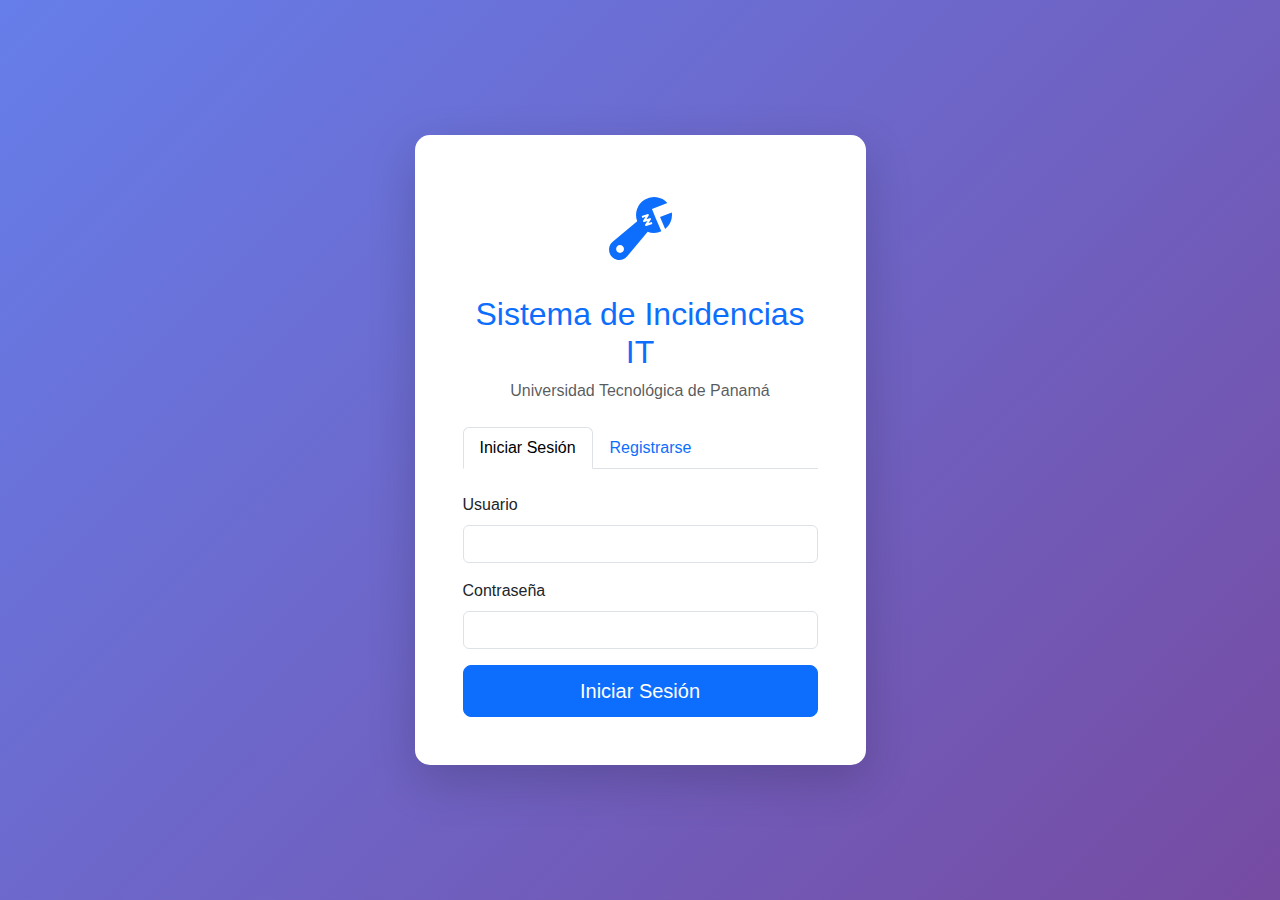
<file: frontend/index.html>
<!DOCTYPE html>
<html lang="es">
<head>
    <meta charset="UTF-8">
    <meta name="viewport" content="width=device-width, initial-scale=1.0">
    <title>Login - Sistema de Incidencias IT</title>
    <link href="https://cdn.jsdelivr.net/npm/bootstrap@5.3.0/dist/css/bootstrap.min.css" rel="stylesheet">
    <link rel="stylesheet" href="https://cdn.jsdelivr.net/npm/bootstrap-icons@1.10.0/font/bootstrap-icons.css">
    <link rel="stylesheet" href="css/styles.css">
</head>
<body>
    <div class="container">
        <div class="row justify-content-center align-items-center min-vh-100">
            <div class="col-md-5">
                <div class="card shadow-lg">
                    <div class="card-body p-5">
                        <div class="text-center mb-4">
                            <i class="bi bi-wrench-adjustable text-primary" style="font-size: 4rem;"></i>
                            <h2 class="text-primary mt-3">Sistema de Incidencias IT</h2>
                            <p class="text-muted">Universidad Tecnológica de Panamá</p>
                        </div>

                        <ul class="nav nav-tabs mb-4" role="tablist">
                            <li class="nav-item" role="presentation">
                                <button class="nav-link active" id="login-tab" data-bs-toggle="tab" 
                                        data-bs-target="#login" type="button">
                                    Iniciar Sesión
                                </button>
                            </li>
                            <li class="nav-item" role="presentation">
                                <button class="nav-link" id="register-tab" data-bs-toggle="tab" 
                                        data-bs-target="#register" type="button">
                                    Registrarse
                                </button>
                            </li>
                        </ul>

                        <div class="tab-content">
                            <!-- LOGIN TAB -->
                            <div class="tab-pane fade show active" id="login">
                                <form id="loginForm">
                                    <div class="mb-3">
                                        <label class="form-label">Usuario</label>
                                        <input type="text" class="form-control" id="loginUsername" required>
                                    </div>
                                    <div class="mb-3">
                                        <label class="form-label">Contraseña</label>
                                        <input type="password" class="form-control" id="loginPassword" required>
                                    </div>
                                    <div id="loginMessage"></div>
                                    <button type="submit" class="btn btn-primary w-100 btn-lg">
                                        Iniciar Sesión
                                    </button>
                                </form>
                            </div>

                            <!-- REGISTER TAB -->
                            <div class="tab-pane fade" id="register">
                                <form id="registerForm">
                                    <div class="mb-3">
                                        <label class="form-label">Usuario</label>
                                        <input type="text" class="form-control" id="regUsername" 
                                               minlength="3" required>
                                    </div>
                                    <div class="mb-3">
                                        <label class="form-label">Email</label>
                                        <input type="email" class="form-control" id="regEmail" required>
                                    </div>
                                    <div class="mb-3">
                                        <label class="form-label">Contraseña</label>
                                        <input type="password" class="form-control" id="regPassword" 
                                               minlength="4" required>
                                    </div>
                                    <div id="registerMessage"></div>
                                    <button type="submit" class="btn btn-success w-100 btn-lg">
                                        Registrarse
                                    </button>
                                </form>
                            </div>
                        </div>
                    </div>
                </div>
            </div>
        </div>
    </div>

    <script src="https://cdn.jsdelivr.net/npm/bootstrap@5.3.0/dist/js/bootstrap.bundle.min.js"></script>
    <script src="js/app.js"></script>
    <script>
        const API_URL = 'http://localhost:5001/api';

        // LOGIN
        document.getElementById('loginForm').addEventListener('submit', async (e) => {
            e.preventDefault();
            const messageDiv = document.getElementById('loginMessage');
            messageDiv.innerHTML = '';
            
            const username = document.getElementById('loginUsername').value;
            const password = document.getElementById('loginPassword').value;
            
            try {
                const response = await fetch(`${API_URL}/login`, {
                    method: 'POST',
                    headers: { 'Content-Type': 'application/json' },
                    body: JSON.stringify({ username, password })
                });
                
                const data = await response.json();
                
                if (response.ok) {
                    // Guardar username Y role en localStorage
                    localStorage.setItem('currentUser', data.user.username);
                    localStorage.setItem('userRole', data.user.role);  // ← AGREGADO: Guardar role
                    
                    messageDiv.innerHTML = `
                        <div class="alert alert-success">
                            Login exitoso. Redirigiendo...
                        </div>`;
                    setTimeout(() => window.location.href = 'dashboard.html', 1000);
                } else {
                    messageDiv.innerHTML = `
                        <div class="alert alert-danger">
                            ${data.error}
                        </div>`;
                }
            } catch (error) {
                messageDiv.innerHTML = `
                    <div class="alert alert-danger">
                        Error de conexión: ${error.message}
                    </div>`;
            }
        });

        // REGISTER
        document.getElementById('registerForm').addEventListener('submit', async (e) => {
            e.preventDefault();
            const messageDiv = document.getElementById('registerMessage');
            messageDiv.innerHTML = '';
            
            const username = document.getElementById('regUsername').value;
            const email = document.getElementById('regEmail').value;
            const password = document.getElementById('regPassword').value;
            
            try {
                const response = await fetch(`${API_URL}/register`, {
                    method: 'POST',
                    headers: { 'Content-Type': 'application/json' },
                    body: JSON.stringify({ username, email, password })
                });
                
                const data = await response.json();
                
                if (response.ok) {
                    messageDiv.innerHTML = `
                        <div class="alert alert-success">
                            Usuario creado. Cambiando a login...
                        </div>`;
                    setTimeout(() => {
                        document.getElementById('login-tab').click();
                        document.getElementById('registerForm').reset();
                    }, 1500);
                } else {
                    messageDiv.innerHTML = `
                        <div class="alert alert-danger">
                            ${data.error}
                        </div>`;
                }
            } catch (error) {
                messageDiv.innerHTML = `
                    <div class="alert alert-danger">
                        Error: ${error.message}
                    </div>`;
            }
        });
    </script>
</body>
</html>
</file>
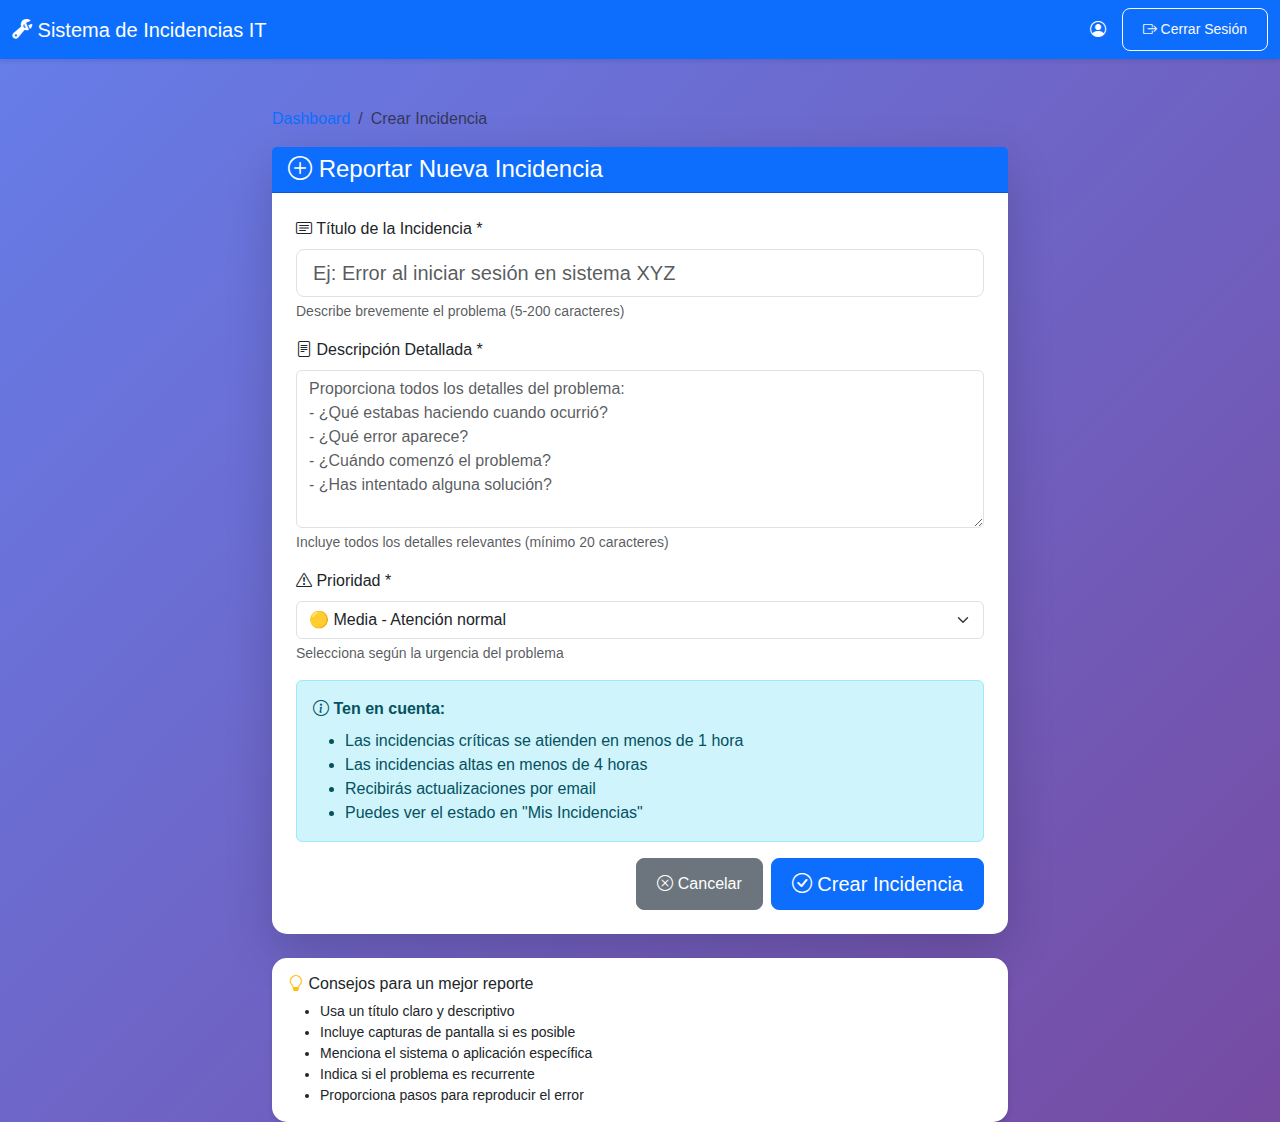
<file: frontend/crear-incidencia.html>
<!DOCTYPE html>
<html lang="es">
<head>
    <meta charset="UTF-8">
    <meta name="viewport" content="width=device-width, initial-scale=1.0">
    <title>Crear Incidencia - Sistema de Incidencias IT</title>
    <link href="https://cdn.jsdelivr.net/npm/bootstrap@5.3.0/dist/css/bootstrap.min.css" rel="stylesheet">
    <link rel="stylesheet" href="https://cdn.jsdelivr.net/npm/bootstrap-icons@1.10.0/font/bootstrap-icons.css">
    <link rel="stylesheet" href="css/styles.css">
</head>
<body>
    <!-- Navbar -->
    <nav class="navbar navbar-expand-lg navbar-dark bg-primary">
        <div class="container-fluid">
            <a class="navbar-brand" href="dashboard.html">
                <i class="bi bi-wrench-adjustable"></i> Sistema de Incidencias IT
            </a>
            <div class="d-flex align-items-center">
                <span class="navbar-text text-white me-3">
                    <i class="bi bi-person-circle"></i> 
                    <strong id="currentUsername"></strong>
                </span>
                <button class="btn btn-outline-light btn-sm" onclick="logout()">
                    <i class="bi bi-box-arrow-right"></i> Cerrar Sesión
                </button>
            </div>
        </div>
    </nav>

    <!-- Contenido principal -->
    <div class="container mt-5">
        <div class="row justify-content-center">
            <div class="col-md-8">
                <!-- Breadcrumb -->
                <nav aria-label="breadcrumb">
                    <ol class="breadcrumb">
                        <li class="breadcrumb-item"><a href="dashboard.html" class="text-decoration-none">Dashboard</a></li>
                        <li class="breadcrumb-item active">Crear Incidencia</li>
                    </ol>
                </nav>

                <!-- Card principal -->
                <div class="card shadow-lg">
                    <div class="card-header bg-primary text-white">
                        <h4 class="mb-0">
                            <i class="bi bi-plus-circle"></i> Reportar Nueva Incidencia
                        </h4>
                    </div>
                    <div class="card-body p-4">
                        <!-- Formulario -->
                        <form id="createIncidentForm">
                            <!-- Título -->
                            <div class="mb-3">
                                <label for="title" class="form-label">
                                    <i class="bi bi-card-text"></i> Título de la Incidencia *
                                </label>
                                <input 
                                    type="text" 
                                    class="form-control form-control-lg" 
                                    id="title" 
                                    name="title"
                                    placeholder="Ej: Error al iniciar sesión en sistema XYZ"
                                    required
                                    minlength="5"
                                    maxlength="200">
                                <div class="form-text">Describe brevemente el problema (5-200 caracteres)</div>
                            </div>

                            <!-- Descripción -->
                            <div class="mb-3">
                                <label for="description" class="form-label">
                                    <i class="bi bi-file-text"></i> Descripción Detallada *
                                </label>
                                <textarea 
                                    class="form-control" 
                                    id="description" 
                                    name="description"
                                    rows="6"
                                    placeholder="Proporciona todos los detalles del problema:&#10;- ¿Qué estabas haciendo cuando ocurrió?&#10;- ¿Qué error aparece?&#10;- ¿Cuándo comenzó el problema?&#10;- ¿Has intentado alguna solución?"
                                    required
                                    minlength="20"></textarea>
                                <div class="form-text">Incluye todos los detalles relevantes (mínimo 20 caracteres)</div>
                            </div>

                            <!-- Prioridad -->
                            <div class="mb-3">
                                <label for="priority" class="form-label">
                                    <i class="bi bi-exclamation-triangle"></i> Prioridad *
                                </label>
                                <select class="form-select" id="priority" name="priority_id" required>
                                    <option value="">Selecciona la prioridad...</option>
                                    <option value="1">🔵 Baja - Puede esperar</option>
                                    <option value="2" selected>🟡 Media - Atención normal</option>
                                    <option value="3">🟠 Alta - Requiere atención pronto</option>
                                    <option value="4">🔴 Crítica - Urgente / Sistema caído</option>
                                </select>
                                <div class="form-text">Selecciona según la urgencia del problema</div>
                            </div>

                            <!-- Información adicional -->
                            <div class="alert alert-info">
                                <i class="bi bi-info-circle"></i> <strong>Ten en cuenta:</strong>
                                <ul class="mb-0 mt-2">
                                    <li>Las incidencias críticas se atienden en menos de 1 hora</li>
                                    <li>Las incidencias altas en menos de 4 horas</li>
                                    <li>Recibirás actualizaciones por email</li>
                                    <li>Puedes ver el estado en "Mis Incidencias"</li>
                                </ul>
                            </div>

                            <!-- Mensajes de error/éxito -->
                            <div id="messageContainer"></div>

                            <!-- Botones -->
                            <div class="d-grid gap-2 d-md-flex justify-content-md-end">
                                <button 
                                    type="button" 
                                    class="btn btn-secondary" 
                                    onclick="window.location.href='dashboard.html'">
                                    <i class="bi bi-x-circle"></i> Cancelar
                                </button>
                                <button type="submit" class="btn btn-primary btn-lg">
                                    <i class="bi bi-check-circle"></i> Crear Incidencia
                                </button>
                            </div>
                        </form>
                    </div>
                </div>

                <!-- Ayuda -->
                <div class="card mt-4 border-warning">
                    <div class="card-body">
                        <h6 class="card-title">
                            <i class="bi bi-lightbulb text-warning"></i> Consejos para un mejor reporte
                        </h6>
                        <ul class="mb-0 small">
                            <li>Usa un título claro y descriptivo</li>
                            <li>Incluye capturas de pantalla si es posible</li>
                            <li>Menciona el sistema o aplicación específica</li>
                            <li>Indica si el problema es recurrente</li>
                            <li>Proporciona pasos para reproducir el error</li>
                        </ul>
                    </div>
                </div>
            </div>
        </div>
    </div>

    <script src="https://cdn.jsdelivr.net/npm/bootstrap@5.3.0/dist/js/bootstrap.bundle.min.js"></script>
    <script src="js/app.js"></script>
    <script>
        const API_AUTH_URL = 'http://localhost:5001/api';
        
        // Verificar autenticación
        const currentUser = checkAuth();
        if (currentUser) {
            document.getElementById('currentUsername').textContent = currentUser;
        }

        // Manejo del formulario
        document.getElementById('createIncidentForm').addEventListener('submit', async function(e) {
            e.preventDefault();
            
            const messageContainer = document.getElementById('messageContainer');
            messageContainer.innerHTML = '';
            
            // Obtener datos del formulario
            const formData = {
                title: document.getElementById('title').value.trim(),
                description: document.getElementById('description').value.trim(),
                priority_id: parseInt(document.getElementById('priority').value),
                username: currentUser
            };
            
            // Validaciones adicionales
            if (formData.title.length < 5) {
                messageContainer.innerHTML = `
                    <div class="alert alert-danger alert-dismissible fade show">
                        <i class="bi bi-x-circle"></i> El título debe tener al menos 5 caracteres
                        <button type="button" class="btn-close" data-bs-dismiss="alert"></button>
                    </div>`;
                return;
            }
            
            if (formData.description.length < 20) {
                messageContainer.innerHTML = `
                    <div class="alert alert-danger alert-dismissible fade show">
                        <i class="bi bi-x-circle"></i> La descripción debe tener al menos 20 caracteres
                        <button type="button" class="btn-close" data-bs-dismiss="alert"></button>
                    </div>`;
                return;
            }
            
            try {
                // Deshabilitar botón de envío
                const submitButton = e.target.querySelector('button[type="submit"]');
                submitButton.disabled = true;
                submitButton.innerHTML = '<span class="spinner-border spinner-border-sm"></span> Creando...';
                
                // Enviar petición
                const response = await fetch(`${API_AUTH_URL}/incidents`, {
                    method: 'POST',
                    headers: {
                        'Content-Type': 'application/json'
                    },
                    body: JSON.stringify(formData)
                });
                
                const data = await response.json();
                
                if (response.ok) {
                    // Éxito
                    messageContainer.innerHTML = `
                        <div class="alert alert-success">
                            <i class="bi bi-check-circle"></i> 
                            <strong>¡Incidencia creada exitosamente!</strong><br>
                            Número de incidencia: #${data.incident.id}<br>
                            Redirigiendo a tus incidencias...
                        </div>`;
                    
                    // Limpiar formulario
                    e.target.reset();
                    
                    // Redirigir después de 2 segundos
                    setTimeout(() => {
                        window.location.href = 'listar-incidencias.html?filter=my';
                    }, 2000);
                    
                } else {
                    // Error
                    messageContainer.innerHTML = `
                        <div class="alert alert-danger alert-dismissible fade show">
                            <i class="bi bi-x-circle"></i> Error: ${data.error || 'No se pudo crear la incidencia'}
                            <button type="button" class="btn-close" data-bs-dismiss="alert"></button>
                        </div>`;
                    
                    // Rehabilitar botón
                    submitButton.disabled = false;
                    submitButton.innerHTML = '<i class="bi bi-check-circle"></i> Crear Incidencia';
                }
                
            } catch (error) {
                messageContainer.innerHTML = `
                    <div class="alert alert-danger alert-dismissible fade show">
                        <i class="bi bi-x-circle"></i> Error de conexión: ${error.message}
                        <button type="button" class="btn-close" data-bs-dismiss="alert"></button>
                    </div>`;
                
                // Rehabilitar botón
                const submitButton = e.target.querySelector('button[type="submit"]');
                submitButton.disabled = false;
                submitButton.innerHTML = '<i class="bi bi-check-circle"></i> Crear Incidencia';
            }
        });
    </script>
</body>
</html>
</file>
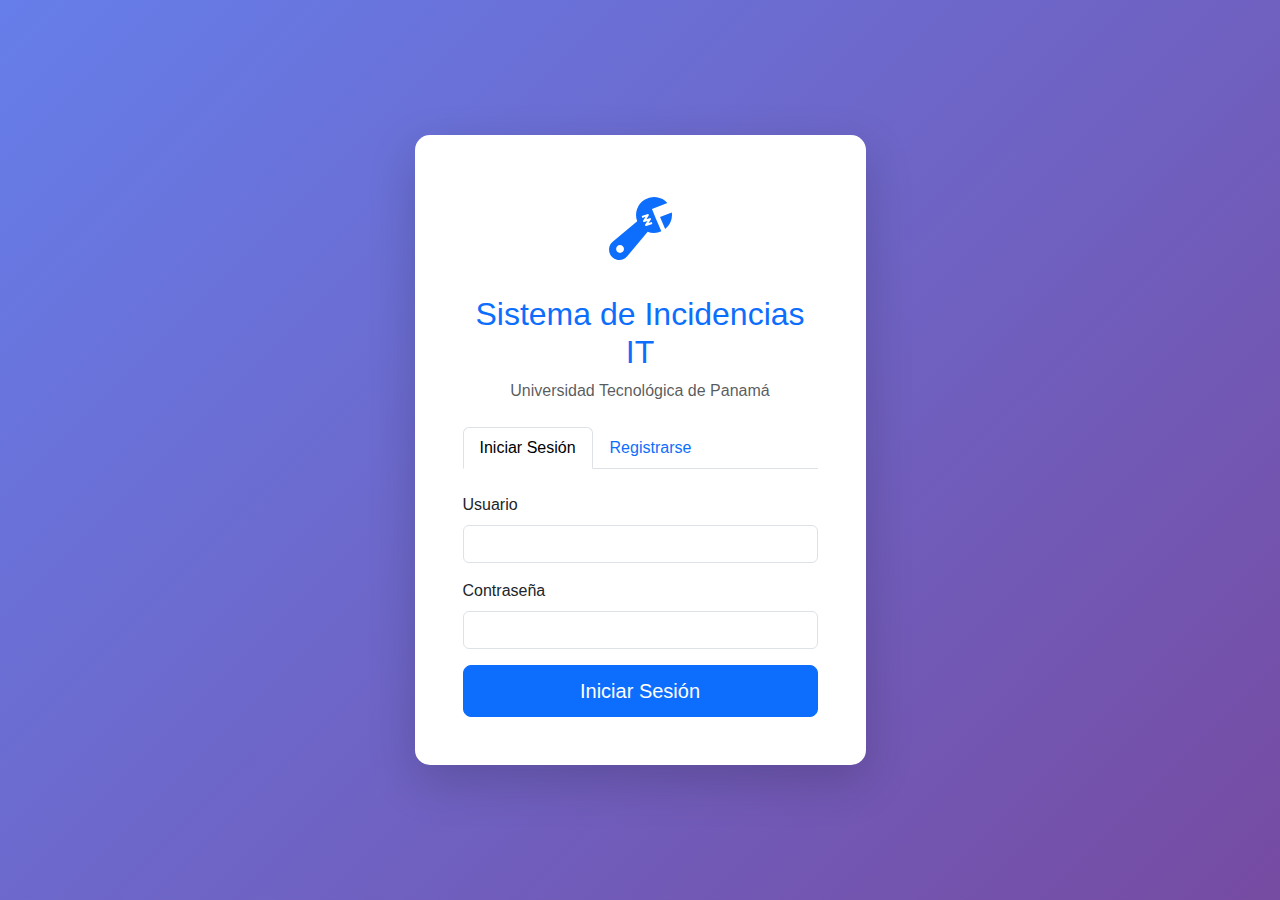
<file: frontend/dashboard.html>
<!DOCTYPE html>
<html lang="es">
<head>
    <meta charset="UTF-8">
    <meta name="viewport" content="width=device-width, initial-scale=1.0">
    <title>Dashboard - Sistema de Incidencias IT</title>
    <link href="https://cdn.jsdelivr.net/npm/bootstrap@5.3.0/dist/css/bootstrap.min.css" rel="stylesheet">
    <link rel="stylesheet" href="https://cdn.jsdelivr.net/npm/bootstrap-icons@1.10.0/font/bootstrap-icons.css">
    <link rel="stylesheet" href="css/styles.css">
</head>
<body>
    <!-- Navbar -->
    <nav class="navbar navbar-expand-lg navbar-dark bg-primary">
        <div class="container-fluid">
            <a class="navbar-brand" href="dashboard.html">
                <i class="bi bi-wrench-adjustable"></i> Sistema de Incidencias IT
            </a>
            <div class="d-flex align-items-center">
                <span class="navbar-text text-white me-3">
                    <i class="bi bi-person-circle"></i> 
                    <strong id="currentUsername"></strong>
                </span>
                <button class="btn btn-outline-light btn-sm" onclick="logout()">
                    <i class="bi bi-box-arrow-right"></i> Cerrar Sesión
                </button>
            </div>
        </div>
    </nav>

    <!-- Contenido principal -->
    <div class="container mt-5">
        <div class="row">
            <div class="col-12">
                <h2 class="text-white mb-4">
                    <i class="bi bi-speedometer2"></i> Dashboard - Sistema de Gestión de Incidencias IT
                </h2>
            </div>
        </div>

        <!-- Alerta de bienvenida -->
        <div class="row mb-4">
            <div class="col-12">
                <div class="alert alert-success alert-dismissible fade show" role="alert">
                    <i class="bi bi-check-circle-fill"></i> 
                    <strong>¡Bienvenido!</strong> Has iniciado sesión correctamente.
                    <button type="button" class="btn-close" data-bs-dismiss="alert"></button>
                </div>
            </div>
        </div>

        <!-- Cards de funcionalidades -->
        <div class="row">
            <!-- Card: Crear Incidencia -->
            <div class="col-md-4 mb-4">
                <div class="card shadow-lg h-100">
                    <div class="card-body text-center">
                        <div class="mb-3">
                            <i class="bi bi-plus-circle-fill text-primary" style="font-size: 4rem;"></i>
                        </div>
                        <h5 class="card-title">Crear Nueva Incidencia</h5>
                        <p class="card-text text-muted">
                            Reporta un nuevo problema técnico o solicitud de soporte
                        </p>
                        <button class="btn btn-primary btn-lg w-100" onclick="window.location.href='crear-incidencia.html'">
                            <i class="bi bi-plus-lg"></i> Nueva Incidencia
                        </button>
                    </div>
                </div>
            </div>

            <!-- Card: Ver Incidencias -->
            <div class="col-md-4 mb-4">
                <div class="card shadow-lg h-100">
                    <div class="card-body text-center">
                        <div class="mb-3">
                            <i class="bi bi-list-check text-success" style="font-size: 4rem;"></i>
                        </div>
                        <h5 class="card-title">Ver Mis Incidencias</h5>
                        <p class="card-text text-muted">
                            Consulta el estado de tus tickets reportados
                        </p>
                        <button class="btn btn-success btn-lg w-100" onclick="window.location.href='listar-incidencias.html'">
                            <i class="bi bi-list-ul"></i> Ver Listado
                        </button>
                    </div>
                </div>
            </div>

            <!-- Card: Estadísticas -->
            <div class="col-md-4 mb-4">
                <div class="card shadow-lg h-100">
                    <div class="card-body text-center">
                        <div class="mb-3">
                            <i class="bi bi-bar-chart-fill text-warning" style="font-size: 4rem;"></i>
                        </div>
                        <h5 class="card-title">Estadísticas</h5>
                        <p class="card-text text-muted">
                            Visualiza métricas e indicadores de incidencias
                        </p>
                        <button class="btn btn-warning btn-lg w-100" onclick="window.location.href='estadisticas.html'">
                            <i class="bi bi-graph-up"></i> Ver Estadísticas
                        </button>
                    </div>
                </div>
            </div>

        <!-- Información técnica -->
        <div class="row mt-4 mb-5">
            <div class="col-12">
                <div class="card shadow">
                    <div class="card-header bg-dark text-white">
                        <h6 class="mb-0">
                            <i class="bi bi-hdd-network"></i> Arquitectura del Sistema
                        </h6>
                    </div>
                    <div class="card-body">
                        <div class="row text-center">
                            <div class="col-md-3">
                                <div class="p-3 border rounded">
                                    <i class="bi bi-window text-primary" style="font-size: 2rem;"></i>
                                    <h6 class="mt-2">Frontend</h6>
                                    <small class="text-muted">nginx + Bootstrap 5<br>172.30.0.10:80</small>
                                </div>
                            </div>
                            <div class="col-md-3">
                                <div class="p-3 border rounded">
                                    <i class="bi bi-server text-success" style="font-size: 2rem;"></i>
                                    <h6 class="mt-2">API Auth</h6>
                                    <small class="text-muted">Python Flask<br>172.30.0.20:5001</small>
                                </div>
                            </div>
                            <div class="col-md-3">
                                <div class="p-3 border rounded">
                                    <i class="bi bi-database text-info" style="font-size: 2rem;"></i>
                                    <h6 class="mt-2">DB WebApp</h6>
                                    <small class="text-muted">PostgreSQL 14<br>172.30.1.10:5432</small>
                                </div>
                            </div>
                            <div class="col-md-3">
                                <div class="p-3 border rounded">
                                    <i class="bi bi-database text-warning" style="font-size: 2rem;"></i>
                                    <h6 class="mt-2">DB API</h6>
                                    <small class="text-muted">PostgreSQL 14<br>172.30.1.20:5432</small>
                                </div>
                            </div>
                        </div>
                    </div>
                </div>
            </div>
        </div>
    </div>

    <script src="https://cdn.jsdelivr.net/npm/bootstrap@5.3.0/dist/js/bootstrap.bundle.min.js"></script>
    <script src="js/app.js"></script>
    <script>
        // Verificar autenticación al cargar la página
        const currentUser = checkAuth();
        if (currentUser) {
            document.getElementById('currentUsername').textContent = currentUser;
        } else {
            // Si no hay usuario, redirigir al login
            window.location.href = 'index.html';
        }
    </script>
</body>
</html>
</file>
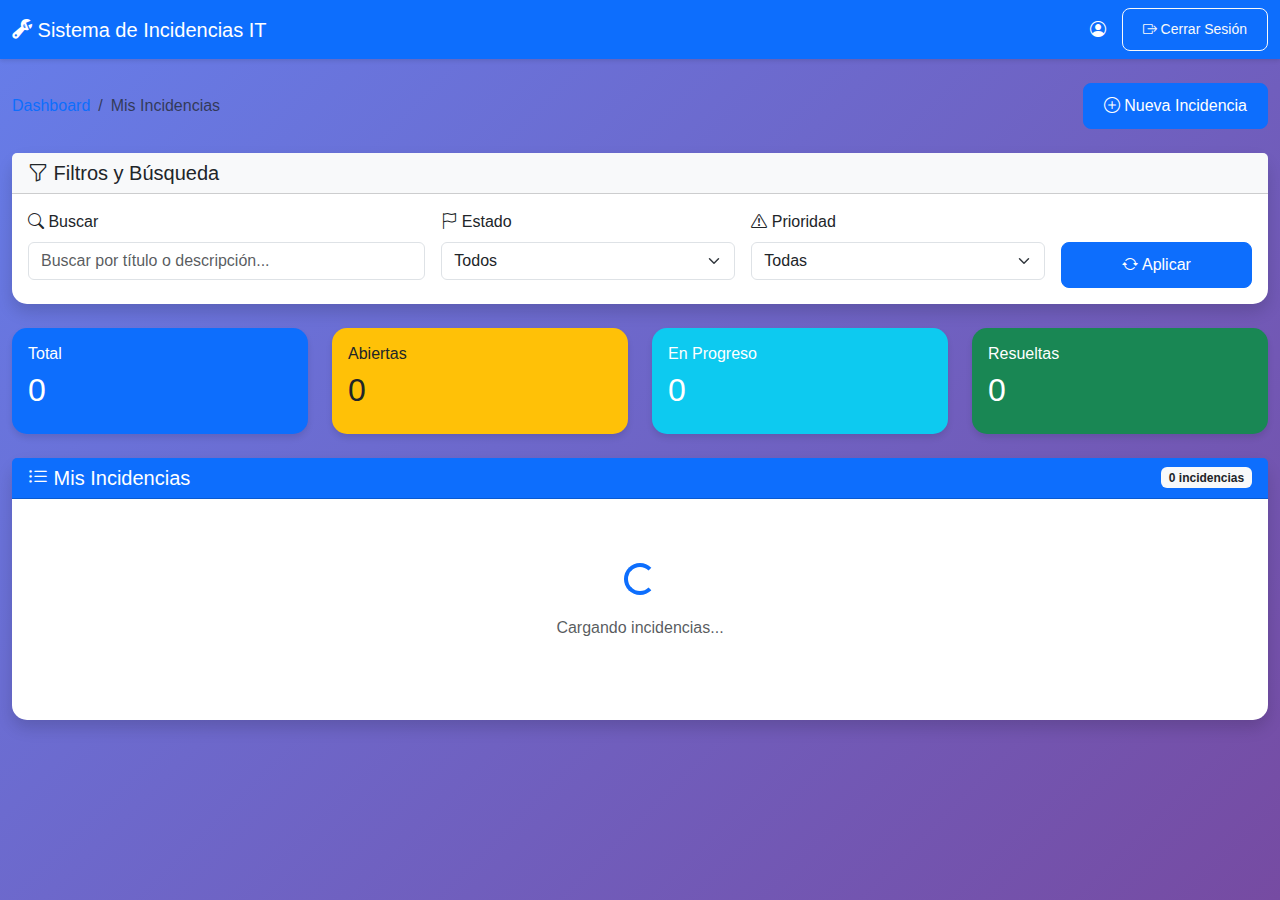
<file: frontend/listar-incidencias.html>
<!DOCTYPE html>
<html lang="es">
<head>
    <meta charset="UTF-8">
    <meta name="viewport" content="width=device-width, initial-scale=1.0">
    <title>Mis Incidencias - Sistema de Incidencias IT</title>
    <link href="https://cdn.jsdelivr.net/npm/bootstrap@5.3.0/dist/css/bootstrap.min.css" rel="stylesheet">
    <link rel="stylesheet" href="https://cdn.jsdelivr.net/npm/bootstrap-icons@1.10.0/font/bootstrap-icons.css">
    <link rel="stylesheet" href="css/styles.css">
    <style>
        .status-badge {
            padding: 0.5rem 1rem;
            border-radius: 20px;
            font-weight: 600;
            font-size: 0.875rem;
        }
        .priority-badge {
            padding: 0.4rem 0.8rem;
            border-radius: 15px;
            font-weight: 600;
            font-size: 0.8rem;
        }
        .incident-card {
            transition: transform 0.2s, box-shadow 0.2s;
            cursor: pointer;
        }
        .incident-card:hover {
            transform: translateY(-3px);
            box-shadow: 0 6px 12px rgba(0,0,0,0.15);
        }
        .loading {
            text-align: center;
            padding: 3rem;
        }
    </style>
</head>
<body>
    <!-- Navbar -->
    <nav class="navbar navbar-expand-lg navbar-dark bg-primary">
        <div class="container-fluid">
            <a class="navbar-brand" href="dashboard.html">
                <i class="bi bi-wrench-adjustable"></i> Sistema de Incidencias IT
            </a>
            <div class="d-flex align-items-center">
                <span class="navbar-text text-white me-3">
                    <i class="bi bi-person-circle"></i> 
                    <strong id="currentUsername"></strong>
                </span>
                <button class="btn btn-outline-light btn-sm" onclick="logout()">
                    <i class="bi bi-box-arrow-right"></i> Cerrar Sesión
                </button>
            </div>
        </div>
    </nav>

    <!-- Contenido principal -->
    <div class="container-fluid mt-4">
        <div class="row">
            <div class="col-12">
                <!-- Breadcrumb y acciones -->
                <div class="d-flex justify-content-between align-items-center mb-4">
                    <nav aria-label="breadcrumb">
                        <ol class="breadcrumb mb-0">
                            <li class="breadcrumb-item"><a href="dashboard.html" class="text-decoration-none">Dashboard</a></li>
                            <li class="breadcrumb-item active">Mis Incidencias</li>
                        </ol>
                    </nav>
                    <a href="crear-incidencia.html" class="btn btn-primary">
                        <i class="bi bi-plus-circle"></i> Nueva Incidencia
                    </a>
                </div>

                <!-- Filtros -->
                <div class="card shadow mb-4">
                    <div class="card-header bg-light">
                        <h5 class="mb-0">
                            <i class="bi bi-funnel"></i> Filtros y Búsqueda
                        </h5>
                    </div>
                    <div class="card-body">
                        <div class="row g-3">
                            <!-- Búsqueda -->
                            <div class="col-md-4">
                                <label class="form-label">
                                    <i class="bi bi-search"></i> Buscar
                                </label>
                                <input 
                                    type="text" 
                                    class="form-control" 
                                    id="searchInput"
                                    placeholder="Buscar por título o descripción...">
                            </div>

                            <!-- Filtro por estado -->
                            <div class="col-md-3">
                                <label class="form-label">
                                    <i class="bi bi-flag"></i> Estado
                                </label>
                                <select class="form-select" id="statusFilter">
                                    <option value="">Todos</option>
                                    <option value="1">Abierto</option>
                                    <option value="2">En Progreso</option>
                                    <option value="3">Resuelto</option>
                                    <option value="4">Cerrado</option>
                                </select>
                            </div>

                            <!-- Filtro por prioridad -->
                            <div class="col-md-3">
                                <label class="form-label">
                                    <i class="bi bi-exclamation-triangle"></i> Prioridad
                                </label>
                                <select class="form-select" id="priorityFilter">
                                    <option value="">Todas</option>
                                    <option value="1">Baja</option>
                                    <option value="2">Media</option>
                                    <option value="3">Alta</option>
                                    <option value="4">Crítica</option>
                                </select>
                            </div>

                            <!-- Botón filtrar -->
                            <div class="col-md-2">
                                <label class="form-label d-block">&nbsp;</label>
                                <button class="btn btn-primary w-100" onclick="loadIncidents()">
                                    <i class="bi bi-arrow-repeat"></i> Aplicar
                                </button>
                            </div>
                        </div>
                    </div>
                </div>

                <!-- Estadísticas rápidas -->
                <div class="row mb-4" id="statsContainer">
                    <div class="col-md-3">
                        <div class="card bg-primary text-white">
                            <div class="card-body">
                                <h6 class="card-title">Total</h6>
                                <h2 id="statTotal">0</h2>
                            </div>
                        </div>
                    </div>
                    <div class="col-md-3">
                        <div class="card bg-warning text-dark">
                            <div class="card-body">
                                <h6 class="card-title">Abiertas</h6>
                                <h2 id="statOpen">0</h2>
                            </div>
                        </div>
                    </div>
                    <div class="col-md-3">
                        <div class="card bg-info text-white">
                            <div class="card-body">
                                <h6 class="card-title">En Progreso</h6>
                                <h2 id="statProgress">0</h2>
                            </div>
                        </div>
                    </div>
                    <div class="col-md-3">
                        <div class="card bg-success text-white">
                            <div class="card-body">
                                <h6 class="card-title">Resueltas</h6>
                                <h2 id="statResolved">0</h2>
                            </div>
                        </div>
                    </div>
                </div>

                <!-- Lista de incidencias -->
                <div class="card shadow">
                    <div class="card-header bg-primary text-white d-flex justify-content-between align-items-center">
                        <h5 class="mb-0">
                            <i class="bi bi-list-ul"></i> Mis Incidencias
                        </h5>
                        <span class="badge bg-light text-dark" id="incidentCount">0 incidencias</span>
                    </div>
                    <div class="card-body">
                        <!-- Loading -->
                        <div id="loadingContainer" class="loading">
                            <div class="spinner-border text-primary" role="status">
                                <span class="visually-hidden">Cargando...</span>
                            </div>
                            <p class="mt-3 text-muted">Cargando incidencias...</p>
                        </div>

                        <!-- Mensaje sin resultados -->
                        <div id="noResultsContainer" class="d-none text-center py-5">
                            <i class="bi bi-inbox" style="font-size: 4rem; color: #ccc;"></i>
                            <h5 class="mt-3 text-muted">No se encontraron incidencias</h5>
                            <p class="text-muted">Intenta cambiar los filtros o crea una nueva incidencia</p>
                            <a href="crear-incidencia.html" class="btn btn-primary">
                                <i class="bi bi-plus-circle"></i> Crear Incidencia
                            </a>
                        </div>

                        <!-- Contenedor de incidencias -->
                        <div id="incidentsContainer"></div>
                    </div>
                </div>
            </div>
        </div>
    </div>

    <!-- Modal de detalle -->
    <div class="modal fade" id="detailModal" tabindex="-1">
        <div class="modal-dialog modal-lg">
            <div class="modal-content">
                <div class="modal-header bg-primary text-white">
                    <h5 class="modal-title">
                        <i class="bi bi-info-circle"></i> Detalle de Incidencia
                    </h5>
                    <button type="button" class="btn-close btn-close-white" data-bs-dismiss="modal"></button>
                </div>
                <div class="modal-body" id="modalBody">
                    <!-- Contenido dinámico -->
                </div>
                <div class="modal-footer">
                    <button type="button" class="btn btn-secondary" data-bs-dismiss="modal">Cerrar</button>
                    <button type="button" class="btn btn-danger" id="deleteBtn" onclick="deleteIncident()">
                        <i class="bi bi-trash"></i> Eliminar
                    </button>
                    <button type="button" class="btn btn-primary" id="updateStatusBtn">
                        <i class="bi bi-arrow-right-circle"></i> Cambiar Estado
                    </button>
                </div>
            </div>
        </div>
    </div>

    <script src="https://cdn.jsdelivr.net/npm/bootstrap@5.3.0/dist/js/bootstrap.bundle.min.js"></script>
    <script src="js/app.js"></script>
    <script>
        const API_AUTH_URL = 'http://localhost:5001/api';
        let currentUser = null;
        let currentIncidentId = null;

        // Verificar autenticación
        currentUser = checkAuth();
        if (currentUser) {
            document.getElementById('currentUsername').textContent = currentUser;
        }

        // Colores por estado
        const statusColors = {
            'Abierto': 'warning',
            'En Progreso': 'info',
            'Resuelto': 'success',
            'Cerrado': 'secondary'
        };

        // Colores por prioridad
        const priorityColors = {
            'Baja': 'secondary',
            'Media': 'primary',
            'Alta': 'warning',
            'Crítica': 'danger'
        };

        // Cargar incidencias al iniciar
        document.addEventListener('DOMContentLoaded', () => {
            loadIncidents();
        });

        // Función para cargar incidencias
        async function loadIncidents() {
            const loadingContainer = document.getElementById('loadingContainer');
            const noResultsContainer = document.getElementById('noResultsContainer');
            const incidentsContainer = document.getElementById('incidentsContainer');
            
            // Mostrar loading
            loadingContainer.classList.remove('d-none');
            noResultsContainer.classList.add('d-none');
            incidentsContainer.innerHTML = '';

            try {
                // Construir URL con filtros
                let url = `${API_AUTH_URL}/incidents/user/${currentUser}`;
                const params = new URLSearchParams();
                
                const statusFilter = document.getElementById('statusFilter').value;
                const priorityFilter = document.getElementById('priorityFilter').value;
                const searchInput = document.getElementById('searchInput').value;
                
                if (statusFilter) params.append('status_id', statusFilter);
                if (priorityFilter) params.append('priority_id', priorityFilter);
                if (searchInput) params.append('search', searchInput);
                
                if (params.toString()) {
                    url = `${API_AUTH_URL}/incidents?username=${currentUser}&${params.toString()}`;
                }

                const response = await fetch(url);
                const data = await response.json();

                // Ocultar loading
                loadingContainer.classList.add('d-none');

                if (data.incidents && data.incidents.length > 0) {
                    // Actualizar contador
                    document.getElementById('incidentCount').textContent = 
                        `${data.incidents.length} incidencia${data.incidents.length !== 1 ? 's' : ''}`;
                    
                    // Actualizar estadísticas
                    updateStats(data.incidents);
                    
                    // Renderizar incidencias
                    renderIncidents(data.incidents);
                } else {
                    // Sin resultados
                    noResultsContainer.classList.remove('d-none');
                    document.getElementById('incidentCount').textContent = '0 incidencias';
                }

            } catch (error) {
                loadingContainer.classList.add('d-none');
                incidentsContainer.innerHTML = `
                    <div class="alert alert-danger">
                        <i class="bi bi-x-circle"></i> Error al cargar incidencias: ${error.message}
                    </div>`;
            }
        }

        // Actualizar estadísticas
        function updateStats(incidents) {
            const stats = {
                total: incidents.length,
                open: incidents.filter(i => i.status.id === 1).length,
                progress: incidents.filter(i => i.status.id === 2).length,
                resolved: incidents.filter(i => i.status.id === 3).length
            };
            
            document.getElementById('statTotal').textContent = stats.total;
            document.getElementById('statOpen').textContent = stats.open;
            document.getElementById('statProgress').textContent = stats.progress;
            document.getElementById('statResolved').textContent = stats.resolved;
        }

        // Renderizar incidencias
        function renderIncidents(incidents) {
            const container = document.getElementById('incidentsContainer');
            
            container.innerHTML = incidents.map(incident => `
                <div class="card incident-card mb-3" onclick="showIncidentDetail(${incident.id})">
                    <div class="card-body">
                        <div class="row align-items-center">
                            <div class="col-md-1 text-center">
                                <h3 class="text-muted mb-0">#${incident.id}</h3>
                            </div>
                            <div class="col-md-5">
                                <h5 class="card-title mb-1">${incident.title}</h5>
                                <p class="card-text text-muted small mb-0">
                                    ${incident.description.substring(0, 100)}${incident.description.length > 100 ? '...' : ''}
                                </p>
                            </div>
                            <div class="col-md-2 text-center">
                                <span class="status-badge bg-${statusColors[incident.status.name]} text-${incident.status.name === 'Abierto' ? 'dark' : 'white'}">
                                    ${incident.status.name}
                                </span>
                            </div>
                            <div class="col-md-2 text-center">
                                <span class="priority-badge bg-${priorityColors[incident.priority.name]} text-white">
                                    ${incident.priority.name}
                                </span>
                            </div>
                            <div class="col-md-2 text-center">
                                <small class="text-muted">
                                    <i class="bi bi-calendar3"></i><br>
                                    ${new Date(incident.created_at).toLocaleDateString('es-PA')}
                                </small>
                            </div>
                        </div>
                    </div>
                </div>
            `).join('');
        }

        // Mostrar detalle de incidencia
        async function showIncidentDetail(incidentId) {
            currentIncidentId = incidentId;
            
            try {
                const response = await fetch(`${API_AUTH_URL}/incidents/${incidentId}`);
                const incident = await response.json();
                
                const modalBody = document.getElementById('modalBody');
                modalBody.innerHTML = `
                    <div class="mb-3">
                        <h6 class="text-muted">Incidencia #${incident.id}</h6>
                        <h4>${incident.title}</h4>
                    </div>
                    
                    <div class="row mb-3">
                        <div class="col-md-6">
                            <strong>Estado:</strong><br>
                            <span class="status-badge bg-${statusColors[incident.status.name]} text-${incident.status.name === 'Abierto' ? 'dark' : 'white'}">
                                ${incident.status.name}
                            </span>
                        </div>
                        <div class="col-md-6">
                            <strong>Prioridad:</strong><br>
                            <span class="priority-badge bg-${priorityColors[incident.priority.name]} text-white">
                                ${incident.priority.name}
                            </span>
                        </div>
                    </div>
                    
                    <div class="mb-3">
                        <strong>Descripción:</strong>
                        <p class="mt-2">${incident.description}</p>
                    </div>
                    
                    <div class="row">
                        <div class="col-md-4">
                            <strong>Creado:</strong><br>
                            ${new Date(incident.created_at).toLocaleString('es-PA')}
                        </div>
                        <div class="col-md-4">
                            <strong>Actualizado:</strong><br>
                            ${new Date(incident.updated_at).toLocaleString('es-PA')}
                        </div>
                        <div class="col-md-4">
                            <strong>Resuelto:</strong><br>
                            ${incident.resolved_at ? new Date(incident.resolved_at).toLocaleString('es-PA') : 'Pendiente'}
                        </div>
                    </div>
                `;
                
                // Mostrar modal
                const modal = new bootstrap.Modal(document.getElementById('detailModal'));
                modal.show();
                
            } catch (error) {
                alert('Error al cargar detalle: ' + error.message);
            }
        }

        // Eliminar incidencia
        async function deleteIncident() {
            if (!confirm('¿Estás seguro de eliminar esta incidencia?')) return;
            
            try {
                const response = await fetch(`${API_AUTH_URL}/incidents/${currentIncidentId}`, {
                    method: 'DELETE'
                });
                
                if (response.ok) {
                    alert('Incidencia eliminada exitosamente');
                    bootstrap.Modal.getInstance(document.getElementById('detailModal')).hide();
                    loadIncidents();
                } else {
                    alert('Error al eliminar incidencia');
                }
            } catch (error) {
                alert('Error: ' + error.message);
            }
        }

        // Búsqueda en tiempo real
        document.getElementById('searchInput').addEventListener('input', function() {
            clearTimeout(this.searchTimeout);
            this.searchTimeout = setTimeout(() => {
                loadIncidents();
            }, 500);
        });
    </script>
</body>
</html>
</file>
<file: frontend/css/styles.css>
body {
    background: linear-gradient(135deg, #667eea 0%, #764ba2 100%);
    min-height: 100vh;
    font-family: 'Segoe UI', Tahoma, Geneva, Verdana, sans-serif;
}

.card {
    border: none;
    border-radius: 15px;
    box-shadow: 0 4px 6px rgba(0,0,0,0.1);
}

.btn {
    border-radius: 8px;
    padding: 10px 20px;
}

.navbar {
    box-shadow: 0 2px 4px rgba(0,0,0,0.1);
}
</file>
